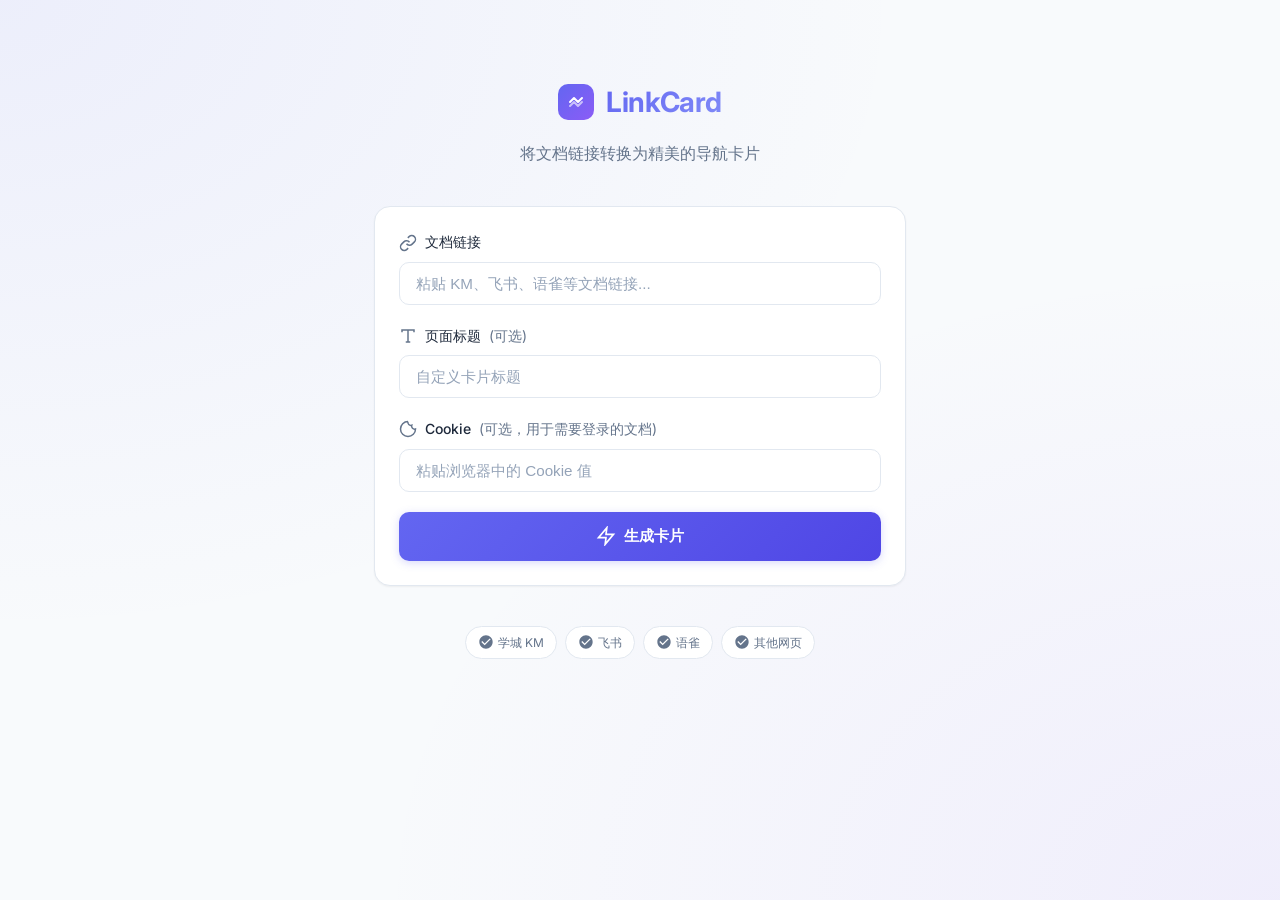
<file: templates/index.html>
<!DOCTYPE html>
<html lang="zh-CN">
<head>
    <meta charset="UTF-8">
    <meta name="viewport" content="width=device-width, initial-scale=1.0">
    <title>链接卡片 | 链接导航生成器</title>
    <link rel="stylesheet" href="/static/style.css">
    <link rel="preconnect" href="https://fonts.googleapis.com">
    <link rel="preconnect" href="https://fonts.gstatic.com" crossorigin>
    <link href="https://fonts.googleapis.com/css2?family=Inter:wght@400;500;600;700&display=swap" rel="stylesheet">
</head>
<body>
    <div class="page-wrapper">
        <div class="container">
            <header class="header">
                <div class="logo">
                    <svg width="36" height="36" viewBox="0 0 36 36" fill="none">
                        <rect width="36" height="36" rx="10" fill="url(#logo-gradient)"/>
                        <path d="M12 18L16 14L20 18L24 14" stroke="white" stroke-width="2" stroke-linecap="round" stroke-linejoin="round"/>
                        <path d="M12 22L16 18L20 22L24 18" stroke="white" stroke-width="2" stroke-linecap="round" stroke-linejoin="round" opacity="0.6"/>
                        <defs>
                            <linearGradient id="logo-gradient" x1="0" y1="0" x2="36" y2="36" gradientUnits="userSpaceOnUse">
                                <stop stop-color="#6366F1"/>
                                <stop offset="1" stop-color="#8B5CF6"/>
                            </linearGradient>
                        </defs>
                    </svg>
                    <span class="logo-text">LinkCard</span>
                </div>
                <p class="subtitle">将文档链接转换为精美的导航卡片</p>
            </header>

            <main class="main">
                <div class="form-card">
                    <div class="form-group">
                        <label for="url-input">
                            <svg width="18" height="18" viewBox="0 0 24 24" fill="none" stroke="currentColor" stroke-width="2">
                                <path d="M10 13a5 5 0 0 0 7.54.54l3-3a5 5 0 0 0-7.07-7.07l-1.72 1.71"/>
                                <path d="M14 11a5 5 0 0 0-7.54-.54l-3 3a5 5 0 0 0 7.07 7.07l1.71-1.71"/>
                            </svg>
                            文档链接
                        </label>
                        <input type="text" id="url-input" placeholder="粘贴 KM、飞书、语雀等文档链接..." />
                    </div>
                    <div class="form-group">
                        <label for="title-input">
                            <svg width="18" height="18" viewBox="0 0 24 24" fill="none" stroke="currentColor" stroke-width="2">
                                <path d="M4 7V4h16v3"/>
                                <path d="M9 20h6"/>
                                <path d="M12 4v16"/>
                            </svg>
                            页面标题 <span class="optional">(可选)</span>
                        </label>
                        <input type="text" id="title-input" placeholder="自定义卡片标题" />
                    </div>
                    <div class="form-group">
                        <label for="cookie-input">
                            <svg width="18" height="18" viewBox="0 0 24 24" fill="none" stroke="currentColor" stroke-width="2">
                                <path d="M12 2a10 10 0 1 0 10 10 4 4 0 0 1-5-5 4 4 0 0 1-5-5"/>
                                <path d="M8.5 8.5v.01"/>
                                <path d="M16 15.5v.01"/>
                                <path d="M12 12v.01"/>
                                <path d="M11 17v.01"/>
                                <path d="M7 14v.01"/>
                            </svg>
                            Cookie <span class="optional">(可选，用于需要登录的文档)</span>
                        </label>
                        <input type="text" id="cookie-input" placeholder="粘贴浏览器中的 Cookie 值" />
                    </div>
                    <button id="parse-btn" class="btn primary">
                        <svg width="20" height="20" viewBox="0 0 24 24" fill="none" stroke="currentColor" stroke-width="2">
                            <polygon points="13 2 3 14 12 14 11 22 21 10 12 10 13 2"/>
                        </svg>
                        生成卡片
                    </button>
                </div>

                <div id="result" class="result-card" style="display: none;">
                    <div class="result-header">
                        <div class="result-icon success">
                            <svg width="20" height="20" viewBox="0 0 24 24" fill="none" stroke="currentColor" stroke-width="2">
                                <polyline points="20 6 9 17 4 12"/>
                            </svg>
                        </div>
                        <div class="result-info">
                            <span class="result-title">生成成功</span>
                            <span class="result-count">共 <strong id="card-count">0</strong> 个链接</span>
                        </div>
                    </div>
                    <div class="result-link">
                        <span class="result-label">访问地址</span>
                        <a id="view-link" href="#" target="_blank"></a>
                    </div>
                    <button id="copy-btn" class="btn secondary">
                        <svg width="16" height="16" viewBox="0 0 24 24" fill="none" stroke="currentColor" stroke-width="2">
                            <rect x="9" y="9" width="13" height="13" rx="2" ry="2"/>
                            <path d="M5 15H4a2 2 0 0 1-2-2V4a2 2 0 0 1 2-2h9a2 2 0 0 1 2 2v1"/>
                        </svg>
                        复制链接
                    </button>
                </div>

                <div id="loading" class="loading" style="display: none;">
                    <div class="spinner"></div>
                    <span>正在解析文档...</span>
                </div>

                <div id="error" class="error-card" style="display: none;">
                    <svg width="20" height="20" viewBox="0 0 24 24" fill="none" stroke="currentColor" stroke-width="2">
                        <circle cx="12" cy="12" r="10"/>
                        <line x1="12" y1="8" x2="12" y2="12"/>
                        <line x1="12" y1="16" x2="12.01" y2="16"/>
                    </svg>
                    <span id="error-text"></span>
                </div>
            </main>

            <footer class="footer">
                <div class="platforms">
                    <span class="platform-tag">
                        <svg width="16" height="16" viewBox="0 0 24 24" fill="currentColor">
                            <path d="M12 2C6.48 2 2 6.48 2 12s4.48 10 10 10 10-4.48 10-10S17.52 2 12 2zm-2 15l-5-5 1.41-1.41L10 14.17l7.59-7.59L19 8l-9 9z"/>
                        </svg>
                        学城 KM
                    </span>
                    <span class="platform-tag">
                        <svg width="16" height="16" viewBox="0 0 24 24" fill="currentColor">
                            <path d="M12 2C6.48 2 2 6.48 2 12s4.48 10 10 10 10-4.48 10-10S17.52 2 12 2zm-2 15l-5-5 1.41-1.41L10 14.17l7.59-7.59L19 8l-9 9z"/>
                        </svg>
                        飞书
                    </span>
                    <span class="platform-tag">
                        <svg width="16" height="16" viewBox="0 0 24 24" fill="currentColor">
                            <path d="M12 2C6.48 2 2 6.48 2 12s4.48 10 10 10 10-4.48 10-10S17.52 2 12 2zm-2 15l-5-5 1.41-1.41L10 14.17l7.59-7.59L19 8l-9 9z"/>
                        </svg>
                        语雀
                    </span>
                    <span class="platform-tag">
                        <svg width="16" height="16" viewBox="0 0 24 24" fill="currentColor">
                            <path d="M12 2C6.48 2 2 6.48 2 12s4.48 10 10 10 10-4.48 10-10S17.52 2 12 2zm-2 15l-5-5 1.41-1.41L10 14.17l7.59-7.59L19 8l-9 9z"/>
                        </svg>
                        其他网页
                    </span>
                </div>
            </footer>
        </div>
    </div>

    <script>
        const urlInput = document.getElementById('url-input');
        const titleInput = document.getElementById('title-input');
        const cookieInput = document.getElementById('cookie-input');
        const parseBtn = document.getElementById('parse-btn');
        const resultCard = document.getElementById('result');
        const viewLink = document.getElementById('view-link');
        const cardCount = document.getElementById('card-count');
        const copyBtn = document.getElementById('copy-btn');
        const loading = document.getElementById('loading');
        const errorCard = document.getElementById('error');
        const errorText = document.getElementById('error-text');

        parseBtn.addEventListener('click', async () => {
            const url = urlInput.value.trim();
            if (!url) {
                showError('请输入文档链接');
                return;
            }

            showLoading();
            hideError();
            resultCard.style.display = 'none';

            try {
                const response = await fetch('/api/parse', {
                    method: 'POST',
                    headers: {
                        'Content-Type': 'application/json',
                    },
                    body: JSON.stringify({
                        url: url,
                        title: titleInput.value.trim(),
                        cookie: cookieInput.value.trim()
                    })
                });

                const data = await response.json();

                if (!response.ok) {
                    throw new Error(data.error || '解析失败');
                }

                showResult(data);
            } catch (err) {
                showError(err.message);
            } finally {
                hideLoading();
            }
        });

        copyBtn.addEventListener('click', () => {
            const link = viewLink.href;
            navigator.clipboard.writeText(link).then(() => {
                copyBtn.innerHTML = `
                    <svg width="16" height="16" viewBox="0 0 24 24" fill="none" stroke="currentColor" stroke-width="2">
                        <polyline points="20 6 9 17 4 12"/>
                    </svg>
                    已复制
                `;
                setTimeout(() => {
                    copyBtn.innerHTML = `
                        <svg width="16" height="16" viewBox="0 0 24 24" fill="none" stroke="currentColor" stroke-width="2">
                            <rect x="9" y="9" width="13" height="13" rx="2" ry="2"/>
                            <path d="M5 15H4a2 2 0 0 1-2-2V4a2 2 0 0 1 2-2h9a2 2 0 0 1 2 2v1"/>
                        </svg>
                        复制链接
                    `;
                }, 2000);
            });
        });

        function showResult(data) {
            viewLink.href = data.viewURL;
            viewLink.textContent = data.viewURL;
            cardCount.textContent = data.count;
            resultCard.style.display = 'block';
        }

        function showLoading() {
            loading.style.display = 'flex';
            parseBtn.disabled = true;
        }

        function hideLoading() {
            loading.style.display = 'none';
            parseBtn.disabled = false;
        }

        function showError(msg) {
            errorText.textContent = msg;
            errorCard.style.display = 'flex';
        }

        function hideError() {
            errorCard.style.display = 'none';
        }

        urlInput.addEventListener('keypress', (e) => {
            if (e.key === 'Enter') {
                parseBtn.click();
            }
        });

        titleInput.addEventListener('keypress', (e) => {
            if (e.key === 'Enter') {
                parseBtn.click();
            }
        });
    </script>
</body>
</html>
</file>
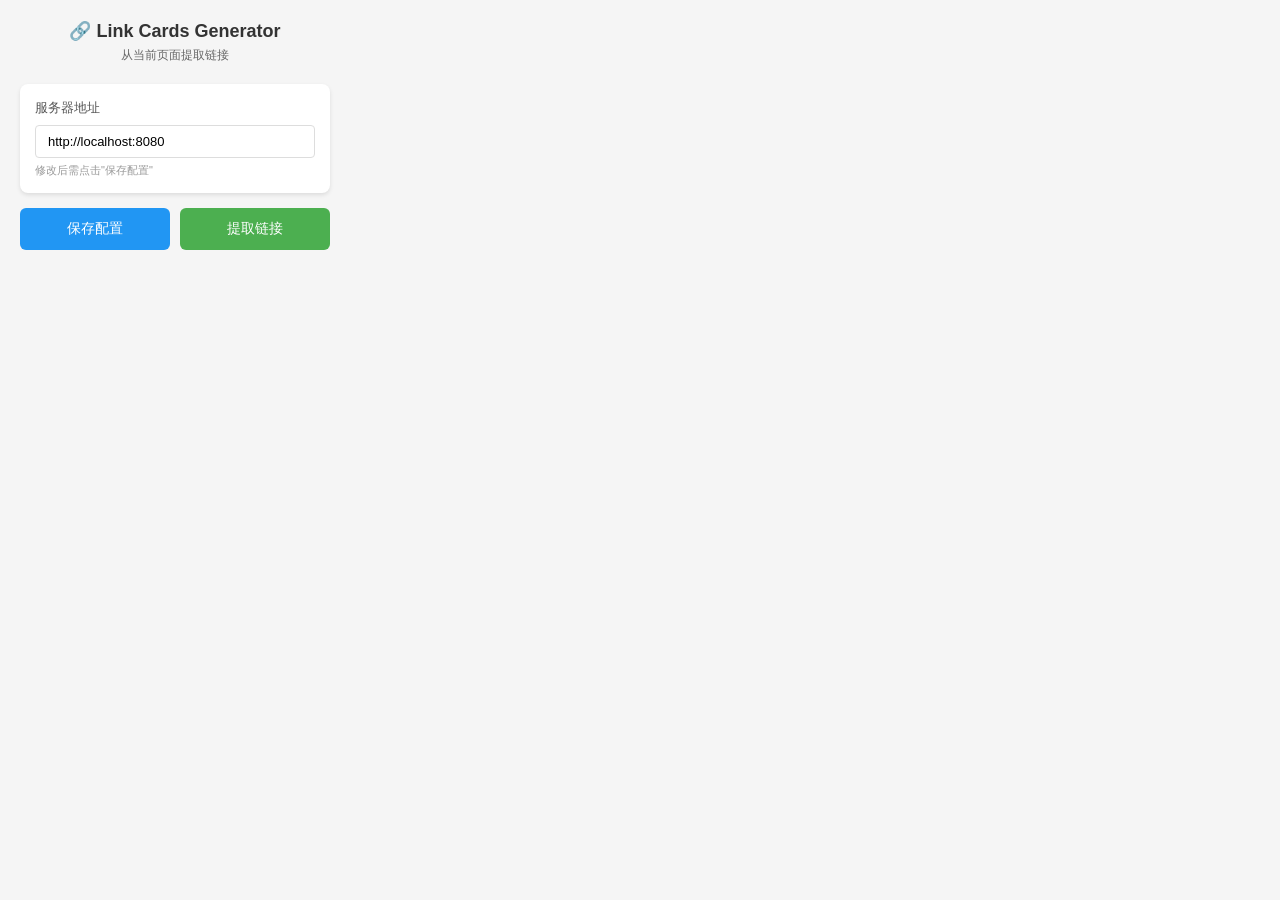
<file: browser-extension/popup/popup.html>
<!DOCTYPE html>
<html>
<head>
  <meta charset="UTF-8">
  <style>
    * {
      margin: 0;
      padding: 0;
      box-sizing: border-box;
    }

    body {
      width: 350px;
      padding: 20px;
      font-family: -apple-system, BlinkMacSystemFont, "Segoe UI", Roboto, "Helvetica Neue", Arial, sans-serif;
      background: #f5f5f5;
    }

    .header {
      text-align: center;
      margin-bottom: 20px;
    }

    h3 {
      color: #333;
      font-size: 18px;
      margin-bottom: 5px;
    }

    .subtitle {
      color: #666;
      font-size: 12px;
    }

    .config-section {
      background: white;
      padding: 15px;
      border-radius: 8px;
      margin-bottom: 15px;
      box-shadow: 0 2px 4px rgba(0,0,0,0.1);
    }

    .config-label {
      display: block;
      font-size: 13px;
      color: #555;
      margin-bottom: 8px;
      font-weight: 500;
    }

    .config-input {
      width: 100%;
      padding: 8px 12px;
      border: 1px solid #ddd;
      border-radius: 4px;
      font-size: 13px;
      transition: border-color 0.2s;
    }

    .config-input:focus {
      outline: none;
      border-color: #4CAF50;
    }

    .button-group {
      display: flex;
      gap: 10px;
      margin-bottom: 15px;
    }

    button {
      flex: 1;
      padding: 12px;
      background: #4CAF50;
      color: white;
      border: none;
      border-radius: 6px;
      cursor: pointer;
      font-size: 14px;
      font-weight: 500;
      transition: background 0.2s;
    }

    button:hover {
      background: #45a049;
    }

    button:disabled {
      background: #ccc;
      cursor: not-allowed;
    }

    #saveConfigBtn {
      background: #2196F3;
    }

    #saveConfigBtn:hover {
      background: #0b7dda;
    }

    #status {
      padding: 12px;
      border-radius: 6px;
      font-size: 13px;
      text-align: center;
      margin-bottom: 10px;
      display: none;
    }

    #status.info {
      display: block;
      background: #E3F2FD;
      color: #1976D2;
    }

    #status.success {
      display: block;
      background: #E8F5E9;
      color: #388E3C;
    }

    #status.error {
      display: block;
      background: #FFEBEE;
      color: #C62828;
    }

    #result {
      background: white;
      padding: 15px;
      border-radius: 8px;
      box-shadow: 0 2px 4px rgba(0,0,0,0.1);
      display: none;
    }

    #result.show {
      display: block;
    }

    #result a {
      color: #4CAF50;
      text-decoration: none;
      font-weight: 500;
      word-break: break-all;
    }

    #result a:hover {
      text-decoration: underline;
    }

    #result .result-info {
      margin-top: 10px;
      font-size: 12px;
      color: #666;
    }

    .hint {
      font-size: 11px;
      color: #999;
      margin-top: 5px;
    }
  </style>
</head>
<body>
  <div class="header">
    <h3>🔗 Link Cards Generator</h3>
    <div class="subtitle">从当前页面提取链接</div>
  </div>

  <div class="config-section">
    <label class="config-label">服务器地址</label>
    <input type="text" id="serverUrl" class="config-input" placeholder="http://localhost:8080" value="http://localhost:8080">
    <div class="hint">修改后需点击"保存配置"</div>
  </div>

  <div class="button-group">
    <button id="saveConfigBtn">保存配置</button>
    <button id="extractBtn">提取链接</button>
  </div>

  <div id="status"></div>
  <div id="result"></div>

  <script src="popup.js"></script>
</body>
</html>
</file>
<file: static/style.css>
* {
    margin: 0;
    padding: 0;
    box-sizing: border-box;
}

:root {
    --primary: #6366F1;
    --primary-hover: #4F46E5;
    --primary-light: #818CF8;
    --bg: #F8FAFC;
    --card-bg: #FFFFFF;
    --text: #1E293B;
    --text-secondary: #64748B;
    --border: #E2E8F0;
    --success: #10B981;
    --error: #EF4444;
    --shadow-sm: 0 1px 2px 0 rgb(0 0 0 / 0.05);
    --shadow-md: 0 4px 6px -1px rgb(0 0 0 / 0.1), 0 2px 4px -2px rgb(0 0 0 / 0.1);
    --shadow-lg: 0 10px 15px -3px rgb(0 0 0 / 0.1), 0 4px 6px -4px rgb(0 0 0 / 0.1);
}

body {
    font-family: 'Inter', -apple-system, BlinkMacSystemFont, 'Segoe UI', Roboto, sans-serif;
    background: var(--bg);
    color: var(--text);
    line-height: 1.6;
    min-height: 100vh;
}

.page-wrapper {
    min-height: 100vh;
    background: 
        radial-gradient(ellipse at top left, rgba(99, 102, 241, 0.08) 0%, transparent 50%),
        radial-gradient(ellipse at bottom right, rgba(139, 92, 246, 0.08) 0%, transparent 50%),
        var(--bg);
}

.container {
    max-width: 580px;
    margin: 0 auto;
    padding: 80px 24px 60px;
}

.header {
    text-align: center;
    margin-bottom: 40px;
}

.logo {
    display: flex;
    align-items: center;
    justify-content: center;
    gap: 12px;
    margin-bottom: 16px;
}

.logo-text {
    font-size: 1.75rem;
    font-weight: 700;
    background: linear-gradient(135deg, var(--primary) 0%, var(--primary-light) 100%);
    -webkit-background-clip: text;
    -webkit-text-fill-color: transparent;
    background-clip: text;
    letter-spacing: -0.02em;
}

.subtitle {
    color: var(--text-secondary);
    font-size: 1rem;
    font-weight: 400;
}

.main {
    display: flex;
    flex-direction: column;
    gap: 16px;
}

.form-card,
.result-card,
.error-card {
    background: var(--card-bg);
    border: 1px solid var(--border);
    border-radius: 16px;
    padding: 24px;
    box-shadow: var(--shadow-sm);
}

.form-card {
    display: flex;
    flex-direction: column;
    gap: 20px;
}

.form-group {
    display: flex;
    flex-direction: column;
    gap: 8px;
}

.form-group label {
    display: flex;
    align-items: center;
    gap: 8px;
    font-size: 0.875rem;
    font-weight: 500;
    color: var(--text);
}

.form-group label svg {
    color: var(--text-secondary);
}

.form-group label .optional {
    font-weight: 400;
    color: var(--text-secondary);
}

.form-group input {
    padding: 12px 16px;
    border: 1px solid var(--border);
    border-radius: 10px;
    font-size: 0.95rem;
    color: var(--text);
    transition: all 0.2s;
    background: var(--card-bg);
}

.form-group input:focus {
    outline: none;
    border-color: var(--primary);
    box-shadow: 0 0 0 3px rgba(99, 102, 241, 0.1);
}

.form-group input::placeholder {
    color: #94A3B8;
}

.btn {
    display: flex;
    align-items: center;
    justify-content: center;
    gap: 8px;
    padding: 14px 24px;
    border: none;
    border-radius: 10px;
    font-size: 0.95rem;
    font-weight: 600;
    cursor: pointer;
    transition: all 0.2s;
}

.btn.primary {
    background: linear-gradient(135deg, var(--primary) 0%, var(--primary-hover) 100%);
    color: white;
    box-shadow: 0 2px 8px rgba(99, 102, 241, 0.25);
}

.btn.primary:hover {
    transform: translateY(-1px);
    box-shadow: 0 4px 12px rgba(99, 102, 241, 0.3);
}

.btn.primary:active {
    transform: translateY(0);
}

.btn.primary:disabled {
    background: #CBD5E1;
    cursor: not-allowed;
    transform: none;
    box-shadow: none;
}

.btn.secondary {
    background: var(--bg);
    color: var(--text);
    border: 1px solid var(--border);
}

.btn.secondary:hover {
    background: var(--card-bg);
    border-color: var(--primary);
    color: var(--primary);
}

.result-card {
    display: flex;
    flex-direction: column;
    gap: 16px;
}

.result-header {
    display: flex;
    align-items: center;
    gap: 12px;
}

.result-icon {
    width: 40px;
    height: 40px;
    border-radius: 10px;
    display: flex;
    align-items: center;
    justify-content: center;
}

.result-icon.success {
    background: rgba(16, 185, 129, 0.1);
    color: var(--success);
}

.result-info {
    display: flex;
    flex-direction: column;
}

.result-title {
    font-size: 1rem;
    font-weight: 600;
    color: var(--text);
}

.result-count {
    font-size: 0.875rem;
    color: var(--text-secondary);
}

.result-count strong {
    color: var(--primary);
}

.result-link {
    display: flex;
    flex-direction: column;
    gap: 6px;
    padding: 12px;
    background: var(--bg);
    border-radius: 8px;
}

.result-label {
    font-size: 0.75rem;
    font-weight: 500;
    color: var(--text-secondary);
    text-transform: uppercase;
    letter-spacing: 0.05em;
}

.result-link a {
    color: var(--primary);
    text-decoration: none;
    font-size: 0.875rem;
    font-weight: 500;
    word-break: break-all;
}

.result-link a:hover {
    text-decoration: underline;
}

.loading {
    display: flex;
    align-items: center;
    justify-content: center;
    gap: 12px;
    padding: 32px;
    color: var(--text-secondary);
}

.spinner {
    width: 24px;
    height: 24px;
    border: 3px solid var(--border);
    border-top-color: var(--primary);
    border-radius: 50%;
    animation: spin 0.8s linear infinite;
}

@keyframes spin {
    to { transform: rotate(360deg); }
}

.error-card {
    display: flex;
    align-items: center;
    gap: 12px;
    padding: 16px;
    background: rgba(239, 68, 68, 0.05);
    border-color: rgba(239, 68, 68, 0.2);
    color: var(--error);
}

.footer {
    margin-top: 40px;
    text-align: center;
}

.platforms {
    display: flex;
    flex-wrap: wrap;
    justify-content: center;
    gap: 8px;
}

.platform-tag {
    display: inline-flex;
    align-items: center;
    gap: 4px;
    padding: 6px 12px;
    background: var(--card-bg);
    border: 1px solid var(--border);
    border-radius: 20px;
    font-size: 0.75rem;
    color: var(--text-secondary);
}

/* 卡片展示页面样式 */
.card-container {
    max-width: 1000px;
    margin: 0 auto;
    padding: 48px 24px;
}

.card-header {
    text-align: center;
    margin-bottom: 32px;
}

.page-logo {
    margin-bottom: 12px;
}

.card-header h1 {
    font-size: 1.375rem;
    font-weight: 400;
    color: #202124;
    margin-bottom: 8px;
}

.card-count {
    display: inline-block;
    padding: 4px 12px;
    background: transparent;
    border: 1px solid #dadce0;
    border-radius: 16px;
    font-size: 0.8125rem;
    color: #5f6368;
    font-weight: 400;
}

.cards-grid {
    display: grid;
    gap: 16px;
    margin-bottom: 40px;
    padding: 24px 20px;
    max-width: 900px;
    margin-left: auto;
    margin-right: auto;
    grid-auto-flow: row;  /* 确保按行顺序排列 */
}

/* 根据链接数量自适应图标大小 */
/* 1-12个链接：大图标 */
.cards-grid:has(> :nth-child(-n+12):last-child) {
    grid-template-columns: repeat(auto-fill, minmax(100px, 1fr));
}

/* 13-24个链接：中等图标 */
.cards-grid:has(> :nth-child(n+13):nth-child(-n+24):last-child) {
    grid-template-columns: repeat(auto-fill, minmax(85px, 1fr));
}

/* 25-48个链接：小图标 */
.cards-grid:has(> :nth-child(n+25):nth-child(-n+48):last-child) {
    grid-template-columns: repeat(auto-fill, minmax(75px, 1fr));
}

/* 49+个链接：最小图标 */
.cards-grid:has(> :nth-child(n+49)) {
    grid-template-columns: repeat(auto-fill, minmax(65px, 1fr));
    gap: 12px;
}

.link-card {
    display: flex;
    flex-direction: column;
    align-items: center;
    gap: 8px;
    padding: 6px;
    background: transparent;
    border: none;
    border-radius: 8px;
    text-decoration: none;
    color: var(--text);
    transition: background 0.15s;
    cursor: pointer;
}

.link-card:hover {
    background: rgba(0, 0, 0, 0.03);
}

.link-card:active .link-icon {
    transform: scale(0.92);
}

/* 默认图标大小（1-12个链接） */
.link-icon {
    width: 72px;
    height: 72px;
    display: flex;
    align-items: center;
    justify-content: center;
    background: #f1f3f4;
    border-radius: 50%;
    overflow: hidden;
    box-shadow: none;
    transition: transform 0.1s;
    position: relative;
}

.link-icon img {
    width: 54px;
    height: 54px;
    object-fit: contain;
    image-rendering: -webkit-optimize-contrast;
    image-rendering: crisp-edges;
}

/* 13-24个链接：中等图标 */
.cards-grid:has(> :nth-child(n+13):nth-child(-n+24):last-child) .link-icon {
    width: 64px;
    height: 64px;
}

.cards-grid:has(> :nth-child(n+13):nth-child(-n+24):last-child) .link-icon img {
    width: 48px;
    height: 48px;
}

/* 25-48个链接：小图标 */
.cards-grid:has(> :nth-child(n+25):nth-child(-n+48):last-child) .link-icon {
    width: 56px;
    height: 56px;
}

.cards-grid:has(> :nth-child(n+25):nth-child(-n+48):last-child) .link-icon img {
    width: 42px;
    height: 42px;
}

/* 49+个链接：最小图标 */
.cards-grid:has(> :nth-child(n+49)) .link-icon {
    width: 48px;
    height: 48px;
}

.cards-grid:has(> :nth-child(n+49)) .link-icon img {
    width: 36px;
    height: 36px;
}

/* 默认标题大小（1-12个链接） */
.link-title {
    font-size: 13px;
    font-weight: 400;
    color: #202124;
    text-align: center;
    line-height: 1.2;
    max-width: 100%;
    overflow: hidden;
    display: -webkit-box;
    -webkit-line-clamp: 2;
    -webkit-box-orient: vertical;
    word-break: break-word;
}

/* 13-24个链接：中等标题 */
.cards-grid:has(> :nth-child(n+13):nth-child(-n+24):last-child) .link-title {
    font-size: 12px;
}

/* 25-48个链接：小标题 */
.cards-grid:has(> :nth-child(n+25):nth-child(-n+48):last-child) .link-title {
    font-size: 11px;
}

/* 49+个链接：最小标题 */
.cards-grid:has(> :nth-child(n+49)) .link-title {
    font-size: 10px;
}

.card-footer {
    text-align: center;
    color: var(--text-secondary);
    font-size: 0.875rem;
    padding-top: 24px;
    border-top: 1px solid var(--border);
}

.card-footer a {
    color: var(--primary);
    text-decoration: none;
    font-weight: 500;
}

.card-footer a:hover {
    text-decoration: underline;
}

/* 移动端适配 */
@media (max-width: 640px) {
    .container {
        padding: 60px 16px 40px;
    }

    .logo-text {
        font-size: 1.5rem;
    }

    .card-container {
        padding: 32px 16px;
    }

    /* 移动端：重置所有自适应规则，使用统一的小尺寸 */
    .cards-grid,
    .cards-grid:has(> :nth-child(-n+12):last-child),
    .cards-grid:has(> :nth-child(n+13):nth-child(-n+24):last-child),
    .cards-grid:has(> :nth-child(n+25):nth-child(-n+48):last-child),
    .cards-grid:has(> :nth-child(n+49)) {
        grid-template-columns: repeat(auto-fill, minmax(70px, 1fr));
        gap: 12px;
        padding: 16px 8px;
    }

    .link-card {
        padding: 4px;
        gap: 6px;
    }

    .link-icon,
    .cards-grid:has(> :nth-child(n+13):nth-child(-n+24):last-child) .link-icon,
    .cards-grid:has(> :nth-child(n+25):nth-child(-n+48):last-child) .link-icon,
    .cards-grid:has(> :nth-child(n+49)) .link-icon {
        width: 52px;
        height: 52px;
    }

    .link-icon img,
    .cards-grid:has(> :nth-child(n+13):nth-child(-n+24):last-child) .link-icon img,
    .cards-grid:has(> :nth-child(n+25):nth-child(-n+48):last-child) .link-icon img,
    .cards-grid:has(> :nth-child(n+49)) .link-icon img {
        width: 38px;
        height: 38px;
    }

    .link-title,
    .cards-grid:has(> :nth-child(n+13):nth-child(-n+24):last-child) .link-title,
    .cards-grid:has(> :nth-child(n+25):nth-child(-n+48):last-child) .link-title,
    .cards-grid:has(> :nth-child(n+49)) .link-title {
        font-size: 11px;
    }

    .platforms {
        gap: 6px;
    }

    .platform-tag {
        font-size: 0.7rem;
        padding: 4px 10px;
    }
}
</file>
